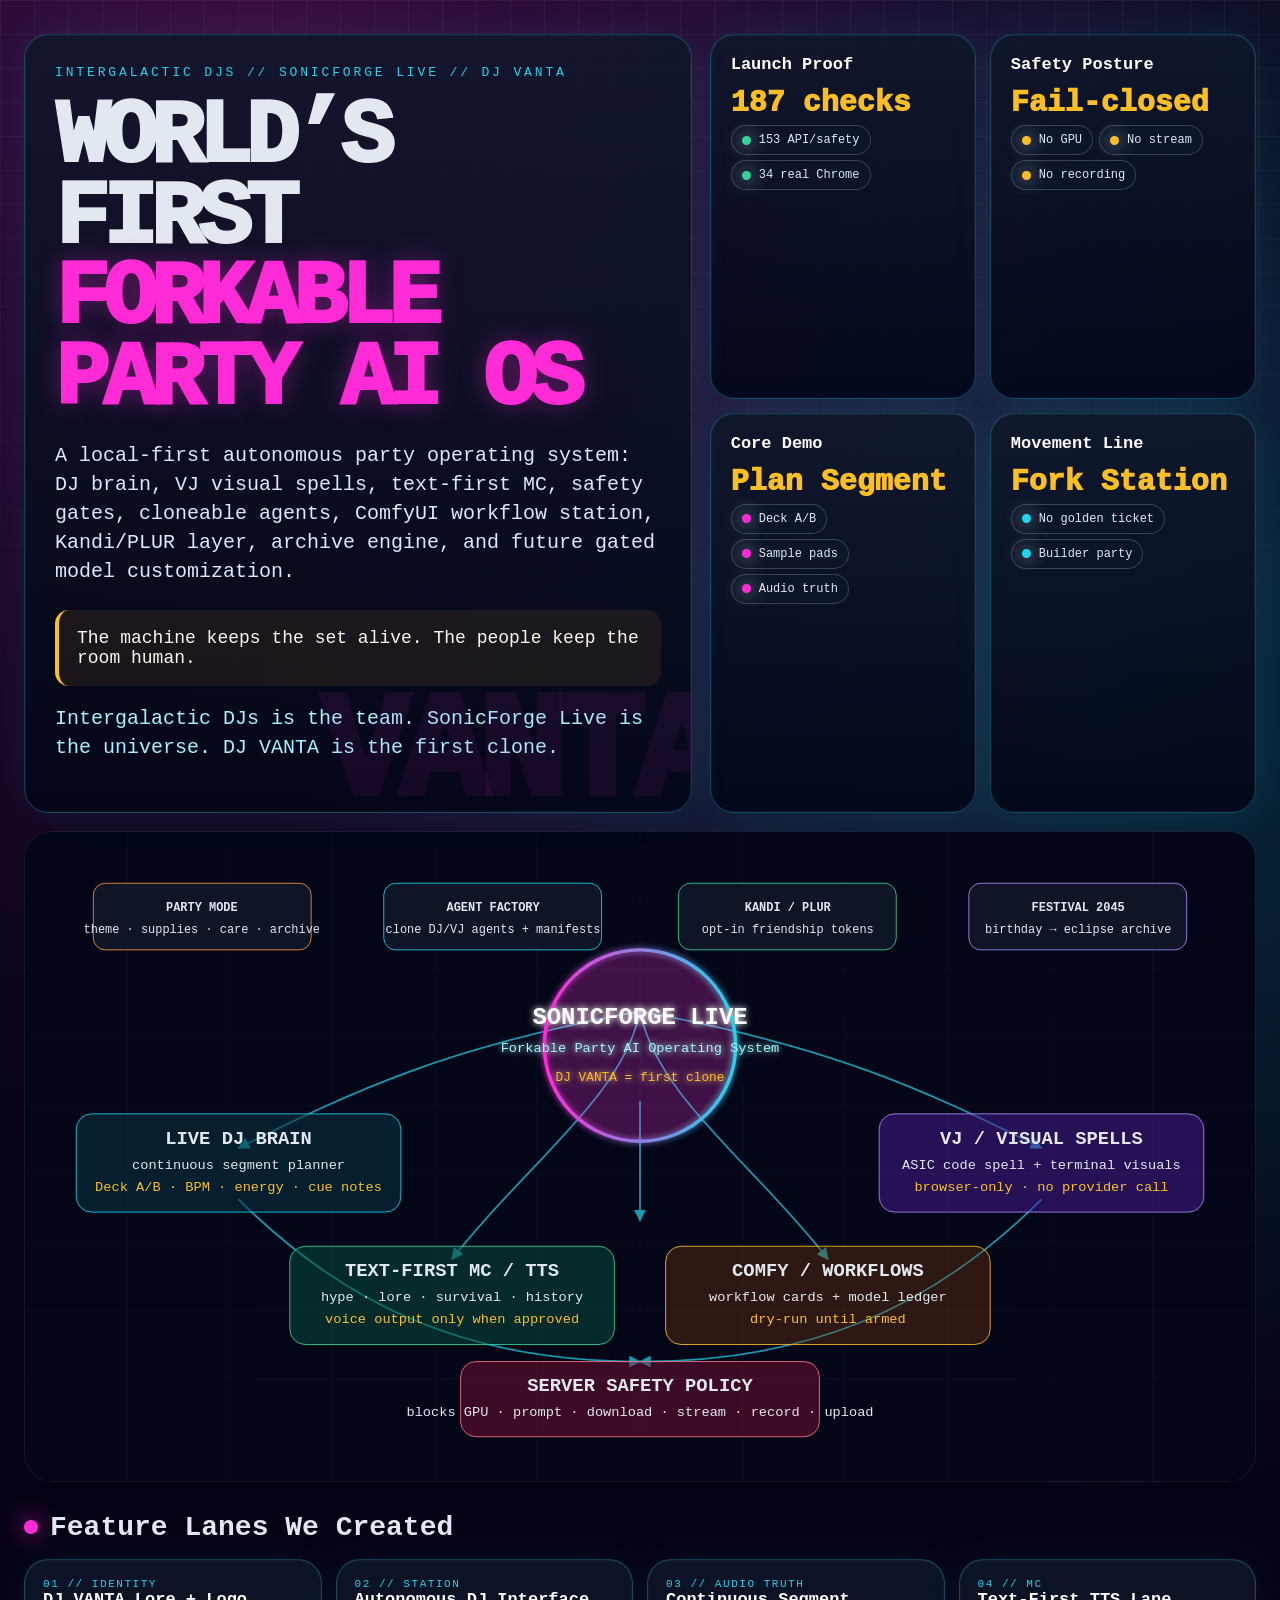
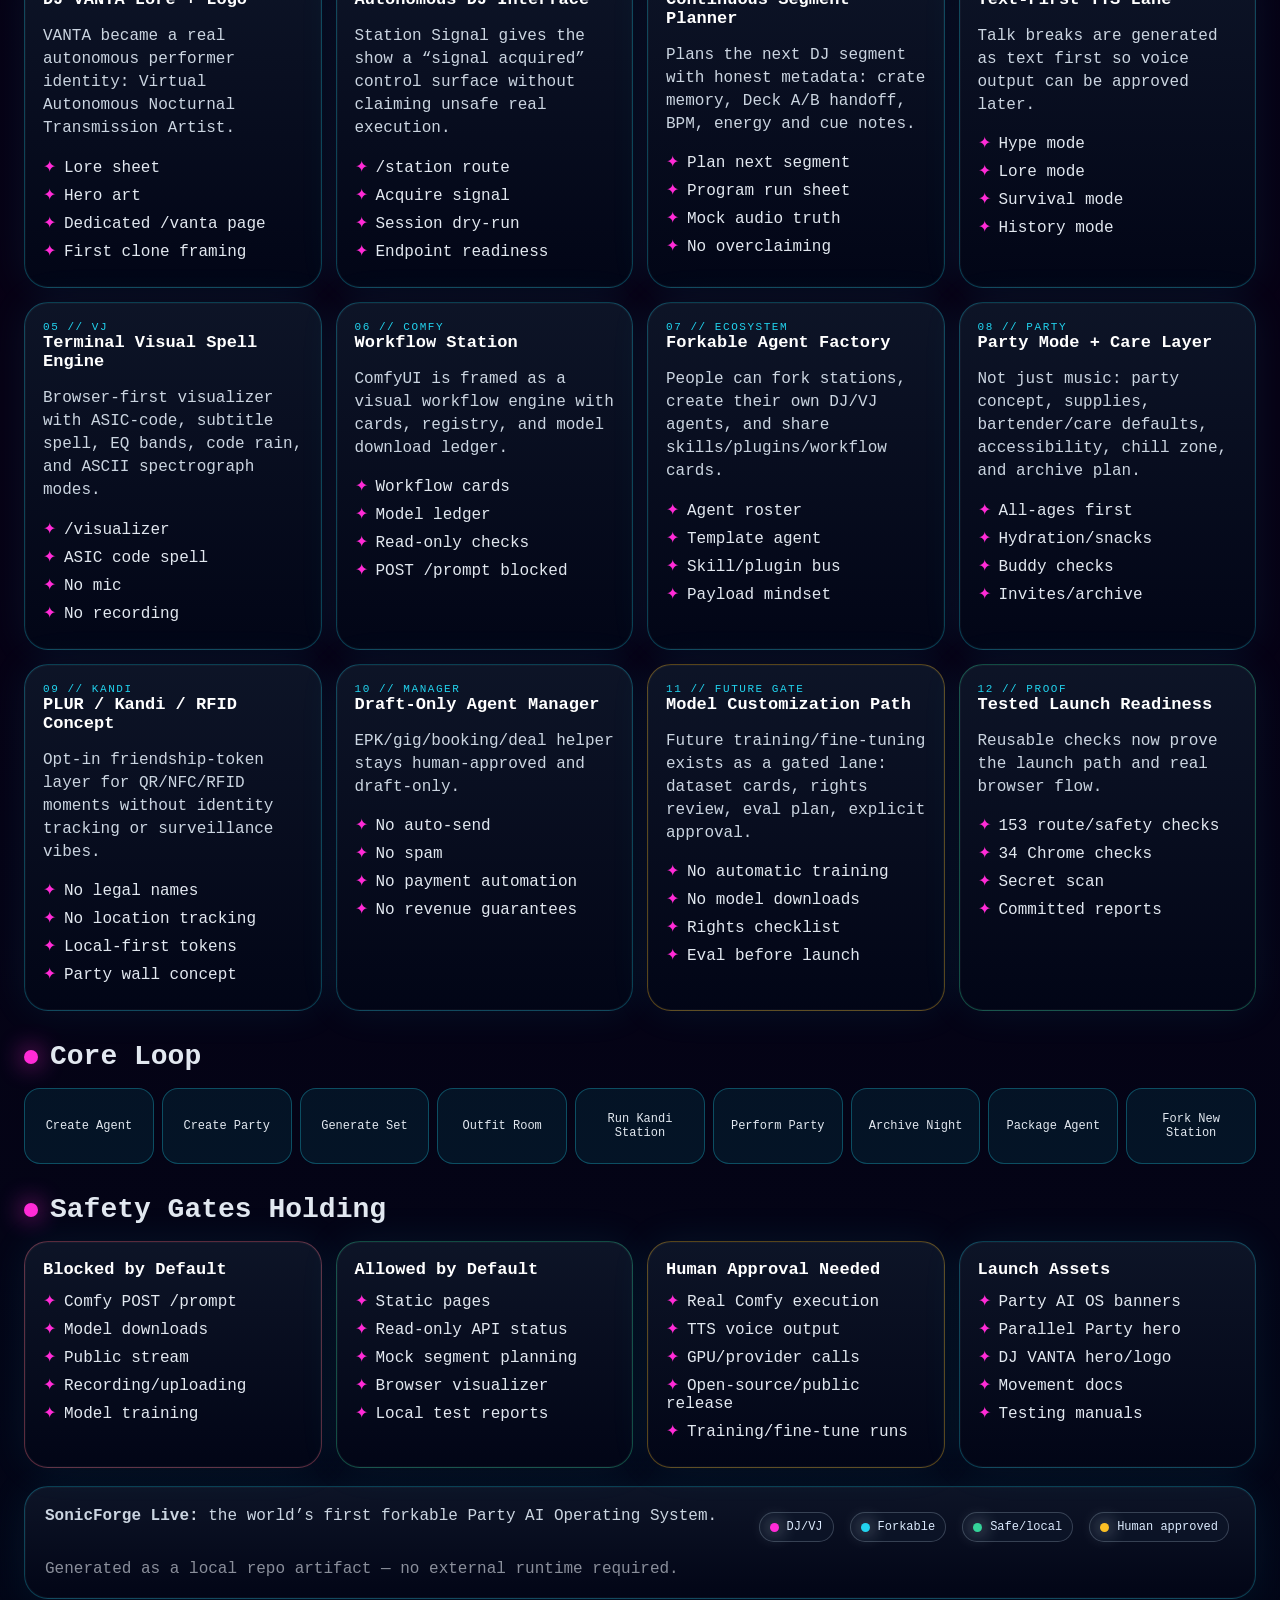
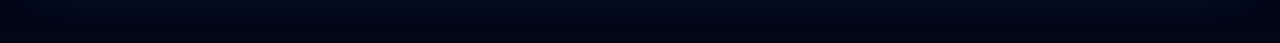
<file: docs/visuals/SONICFORGE_LIVE_FEATURE_MAP.html>
<!doctype html>
<html lang="en">
<head>
<meta charset="utf-8" />
<meta name="viewport" content="width=device-width, initial-scale=1" />
<title>SonicForge Live — Feature Map</title>
<style>
:root{
  --bg:#020617;--panel:#0f172a;--ink:#e2e8f0;--muted:#94a3b8;--cyan:#22d3ee;--pink:#ff2bd6;--amber:#fbbf24;--green:#34d399;--violet:#a78bfa;--rose:#fb7185;--orange:#fb923c;
}
*{box-sizing:border-box}body{margin:0;background:radial-gradient(circle at 20% 0%,rgba(255,43,214,.22),transparent 36%),radial-gradient(circle at 86% 20%,rgba(34,211,238,.2),transparent 30%),linear-gradient(180deg,#020617,#070014 62%,#020617);color:var(--ink);font-family:ui-monospace,SFMono-Regular,Menlo,Monaco,Consolas,"Liberation Mono",monospace;}
body:before{content:"";position:fixed;inset:0;pointer-events:none;background-image:linear-gradient(rgba(148,163,184,.08) 1px,transparent 1px),linear-gradient(90deg,rgba(148,163,184,.08) 1px,transparent 1px);background-size:34px 34px;mask-image:linear-gradient(to bottom,black,transparent 86%)}
.wrap{position:relative;max-width:1440px;margin:auto;padding:34px 24px 44px}.top{display:grid;grid-template-columns:1.1fr .9fr;gap:18px;align-items:stretch}.hero,.card,.lane,.footer{border:1px solid rgba(34,211,238,.28);background:linear-gradient(180deg,rgba(15,23,42,.88),rgba(2,6,23,.88));box-shadow:0 0 40px rgba(34,211,238,.08),inset 0 0 0 1px rgba(255,255,255,.03);border-radius:24px}.hero{padding:30px;min-height:360px;position:relative;overflow:hidden}.hero:after{content:"VANTA";position:absolute;right:-22px;bottom:-28px;font-size:148px;font-weight:1000;color:rgba(255,43,214,.075);letter-spacing:-10px}.eyebrow{color:var(--cyan);letter-spacing:.22em;text-transform:uppercase;font-size:13px}.title{font-size:clamp(42px,7vw,92px);line-height:.9;margin:18px 0 14px;font-weight:1000;letter-spacing:-.07em}.title span{display:block;color:var(--pink);text-shadow:0 0 26px rgba(255,43,214,.35)}.subtitle{font-size:20px;line-height:1.45;color:#dbeafe;max-width:900px}.mantra{margin-top:24px;padding:18px;border-left:4px solid var(--amber);background:rgba(251,191,36,.08);border-radius:14px;color:#fff7ed;font-size:18px}.quick{display:grid;grid-template-columns:repeat(2,1fr);gap:14px}.card{padding:20px}.card h3,.lane h3{margin:0 0 12px;font-size:17px;color:white}.big{font-size:30px;font-weight:1000;color:var(--amber)}.pill{display:inline-flex;align-items:center;gap:8px;margin:5px 6px 0 0;border:1px solid rgba(148,163,184,.32);border-radius:999px;padding:7px 10px;color:#dbeafe;background:rgba(15,23,42,.65);font-size:12px}.dot{width:9px;height:9px;border-radius:99px;background:var(--cyan);box-shadow:0 0 18px currentColor}.dot.pink{background:var(--pink)}.dot.green{background:var(--green)}.dot.amber{background:var(--amber)}.diagram{margin-top:18px;border:1px solid rgba(255,255,255,.08);border-radius:28px;background:rgba(2,6,23,.72);overflow:hidden}.diagram svg{width:100%;height:auto;display:block}.section-title{display:flex;align-items:center;gap:12px;margin:30px 0 16px}.section-title h2{font-size:28px;margin:0}.section-title:before{content:"";width:14px;height:14px;border-radius:50%;background:var(--pink);box-shadow:0 0 24px var(--pink)}.lanes{display:grid;grid-template-columns:repeat(4,1fr);gap:14px}.lane{padding:18px;min-height:220px}.lane .tag{font-size:11px;color:var(--cyan);text-transform:uppercase;letter-spacing:.14em}.lane p{color:#cbd5e1;line-height:1.45}.lane ul{margin:12px 0 0;padding:0;list-style:none}.lane li{margin:8px 0;color:#e2e8f0}.lane li:before{content:"✦";color:var(--pink);margin-right:8px}.safe{border-color:rgba(52,211,153,.34)}.future{border-color:rgba(251,191,36,.34)}.blocked{border-color:rgba(251,113,133,.35)}.flow{display:grid;grid-template-columns:repeat(9,1fr);gap:8px}.step{border:1px solid rgba(34,211,238,.3);background:rgba(8,51,68,.36);border-radius:16px;padding:12px;text-align:center;font-size:12px;min-height:76px;display:flex;align-items:center;justify-content:center}.footer{margin-top:18px;padding:20px;display:flex;justify-content:space-between;gap:18px;flex-wrap:wrap;color:#cbd5e1}.legend{display:flex;gap:10px;flex-wrap:wrap}.watermark{color:rgba(226,232,240,.6)}@media(max-width:980px){.top,.lanes{grid-template-columns:1fr}.flow{grid-template-columns:repeat(3,1fr)}.quick{grid-template-columns:1fr}.title{font-size:54px}}
</style>
</head>
<body>
<div class="wrap">
  <section class="top">
    <div class="hero">
      <div class="eyebrow">Intergalactic DJs // SonicForge Live // DJ VANTA</div>
      <h1 class="title">WORLD’S FIRST <span>FORKABLE PARTY AI OS</span></h1>
      <p class="subtitle">A local-first autonomous party operating system: DJ brain, VJ visual spells, text-first MC, safety gates, cloneable agents, ComfyUI workflow station, Kandi/PLUR layer, archive engine, and future gated model customization.</p>
      <div class="mantra">The machine keeps the set alive. The people keep the room human.</div>
      <p class="subtitle" style="margin-top:18px;color:#a5f3fc">Intergalactic DJs is the team. SonicForge Live is the universe. DJ VANTA is the first clone.</p>
    </div>
    <div class="quick">
      <div class="card"><h3>Launch Proof</h3><div class="big">187 checks</div><span class="pill"><i class="dot green"></i>153 API/safety</span><span class="pill"><i class="dot green"></i>34 real Chrome</span></div>
      <div class="card"><h3>Safety Posture</h3><div class="big">Fail‑closed</div><span class="pill"><i class="dot amber"></i>No GPU</span><span class="pill"><i class="dot amber"></i>No stream</span><span class="pill"><i class="dot amber"></i>No recording</span></div>
      <div class="card"><h3>Core Demo</h3><div class="big">Plan Segment</div><span class="pill"><i class="dot pink"></i>Deck A/B</span><span class="pill"><i class="dot pink"></i>Sample pads</span><span class="pill"><i class="dot pink"></i>Audio truth</span></div>
      <div class="card"><h3>Movement Line</h3><div class="big">Fork Station</div><span class="pill"><i class="dot cyan"></i>No golden ticket</span><span class="pill"><i class="dot cyan"></i>Builder party</span></div>
    </div>
  </section>

  <div class="diagram">
    <svg viewBox="0 0 1440 760" xmlns="http://www.w3.org/2000/svg" role="img" aria-label="SonicForge Live feature map architecture diagram">
      <defs>
        <marker id="arrow" viewBox="0 0 10 10" refX="9" refY="5" markerWidth="7" markerHeight="7" orient="auto-start-reverse"><path d="M0 0 L10 5 L0 10z" fill="#22d3ee"/></marker>
        <linearGradient id="core" x1="0" x2="1"><stop stop-color="#ff2bd6"/><stop offset="1" stop-color="#22d3ee"/></linearGradient>
        <filter id="glow"><feGaussianBlur stdDeviation="4" result="b"/><feMerge><feMergeNode in="b"/><feMergeNode in="SourceGraphic"/></feMerge></filter>
      </defs>
      <rect width="1440" height="760" fill="#020617"/>
      <g opacity=".28"><path d="M0 80H1440M0 160H1440M0 240H1440M0 320H1440M0 400H1440M0 480H1440M0 560H1440M0 640H1440M120 0V760M240 0V760M360 0V760M480 0V760M600 0V760M720 0V760M840 0V760M960 0V760M1080 0V760M1200 0V760M1320 0V760" stroke="#1e293b"/></g>
      <g stroke="#22d3ee" stroke-width="2" fill="none" marker-end="url(#arrow)" opacity=".72">
        <path d="M720 210 C500 250 390 300 250 370"/><path d="M720 210 C940 250 1050 300 1190 370"/><path d="M720 210 C700 310 585 390 500 500"/><path d="M720 210 C740 310 855 390 940 500"/><path d="M720 315 V455"/><path d="M250 430 C380 560 525 620 720 620"/><path d="M1190 430 C1060 560 915 620 720 620"/>
      </g>
      <g filter="url(#glow)"><circle cx="720" cy="250" r="112" fill="rgba(255,43,214,.13)" stroke="url(#core)" stroke-width="4"/><text x="720" y="225" text-anchor="middle" fill="#fff" font-size="28" font-weight="900">SONICFORGE LIVE</text><text x="720" y="257" text-anchor="middle" fill="#a5f3fc" font-size="16">Forkable Party AI Operating System</text><text x="720" y="292" text-anchor="middle" fill="#fbbf24" font-size="15">DJ VANTA = first clone</text></g>
      <g font-family="monospace" font-size="16" fill="#e2e8f0">
        <g><rect x="60" y="330" width="380" height="115" rx="18" fill="rgba(8,51,68,.55)" stroke="#22d3ee"/><text x="250" y="365" text-anchor="middle" font-size="22" font-weight="900">LIVE DJ BRAIN</text><text x="250" y="394" text-anchor="middle">continuous segment planner</text><text x="250" y="420" text-anchor="middle" fill="#fbbf24">Deck A/B · BPM · energy · cue notes</text></g>
        <g><rect x="1000" y="330" width="380" height="115" rx="18" fill="rgba(76,29,149,.5)" stroke="#a78bfa"/><text x="1190" y="365" text-anchor="middle" font-size="22" font-weight="900">VJ / VISUAL SPELLS</text><text x="1190" y="394" text-anchor="middle">ASIC code spell + terminal visuals</text><text x="1190" y="420" text-anchor="middle" fill="#fbbf24">browser-only · no provider call</text></g>
        <g><rect x="310" y="485" width="380" height="115" rx="18" fill="rgba(6,78,59,.52)" stroke="#34d399"/><text x="500" y="520" text-anchor="middle" font-size="22" font-weight="900">TEXT-FIRST MC / TTS</text><text x="500" y="549" text-anchor="middle">hype · lore · survival · history</text><text x="500" y="575" text-anchor="middle" fill="#fbbf24">voice output only when approved</text></g>
        <g><rect x="750" y="485" width="380" height="115" rx="18" fill="rgba(120,53,15,.38)" stroke="#fbbf24"/><text x="940" y="520" text-anchor="middle" font-size="22" font-weight="900">COMFY / WORKFLOWS</text><text x="940" y="549" text-anchor="middle">workflow cards + model ledger</text><text x="940" y="575" text-anchor="middle" fill="#fbbf24">dry-run until armed</text></g>
        <g><rect x="510" y="620" width="420" height="88" rx="18" fill="rgba(136,19,55,.45)" stroke="#fb7185"/><text x="720" y="655" text-anchor="middle" font-size="22" font-weight="900">SERVER SAFETY POLICY</text><text x="720" y="684" text-anchor="middle">blocks GPU · prompt · download · stream · record · upload</text></g>
      </g>
      <g font-family="monospace" font-size="14" fill="#e2e8f0">
        <rect x="80" y="60" width="255" height="78" rx="14" fill="rgba(15,23,42,.88)" stroke="#fb923c"/><text x="207" y="92" text-anchor="middle" font-weight="900">PARTY MODE</text><text x="207" y="118" text-anchor="middle">theme · supplies · care · archive</text>
        <rect x="420" y="60" width="255" height="78" rx="14" fill="rgba(15,23,42,.88)" stroke="#22d3ee"/><text x="548" y="92" text-anchor="middle" font-weight="900">AGENT FACTORY</text><text x="548" y="118" text-anchor="middle">clone DJ/VJ agents + manifests</text>
        <rect x="765" y="60" width="255" height="78" rx="14" fill="rgba(15,23,42,.88)" stroke="#34d399"/><text x="893" y="92" text-anchor="middle" font-weight="900">KANDI / PLUR</text><text x="893" y="118" text-anchor="middle">opt-in friendship tokens</text>
        <rect x="1105" y="60" width="255" height="78" rx="14" fill="rgba(15,23,42,.88)" stroke="#a78bfa"/><text x="1233" y="92" text-anchor="middle" font-weight="900">FESTIVAL 2045</text><text x="1233" y="118" text-anchor="middle">birthday → eclipse archive</text>
      </g>
    </svg>
  </div>

  <div class="section-title"><h2>Feature Lanes We Created</h2></div>
  <section class="lanes">
    <article class="lane"><div class="tag">01 // Identity</div><h3>DJ VANTA Lore + Logo</h3><p>VANTA became a real autonomous performer identity: Virtual Autonomous Nocturnal Transmission Artist.</p><ul><li>Lore sheet</li><li>Hero art</li><li>Dedicated /vanta page</li><li>First clone framing</li></ul></article>
    <article class="lane"><div class="tag">02 // Station</div><h3>Autonomous DJ Interface</h3><p>Station Signal gives the show a “signal acquired” control surface without claiming unsafe real execution.</p><ul><li>/station route</li><li>Acquire signal</li><li>Session dry-run</li><li>Endpoint readiness</li></ul></article>
    <article class="lane"><div class="tag">03 // Audio Truth</div><h3>Continuous Segment Planner</h3><p>Plans the next DJ segment with honest metadata: crate memory, Deck A/B handoff, BPM, energy and cue notes.</p><ul><li>Plan next segment</li><li>Program run sheet</li><li>Mock audio truth</li><li>No overclaiming</li></ul></article>
    <article class="lane"><div class="tag">04 // MC</div><h3>Text‑First TTS Lane</h3><p>Talk breaks are generated as text first so voice output can be approved later.</p><ul><li>Hype mode</li><li>Lore mode</li><li>Survival mode</li><li>History mode</li></ul></article>
    <article class="lane"><div class="tag">05 // VJ</div><h3>Terminal Visual Spell Engine</h3><p>Browser-first visualizer with ASIC-code, subtitle spell, EQ bands, code rain, and ASCII spectrograph modes.</p><ul><li>/visualizer</li><li>ASIC code spell</li><li>No mic</li><li>No recording</li></ul></article>
    <article class="lane"><div class="tag">06 // Comfy</div><h3>Workflow Station</h3><p>ComfyUI is framed as a visual workflow engine with cards, registry, and model download ledger.</p><ul><li>Workflow cards</li><li>Model ledger</li><li>Read-only checks</li><li>POST /prompt blocked</li></ul></article>
    <article class="lane"><div class="tag">07 // Ecosystem</div><h3>Forkable Agent Factory</h3><p>People can fork stations, create their own DJ/VJ agents, and share skills/plugins/workflow cards.</p><ul><li>Agent roster</li><li>Template agent</li><li>Skill/plugin bus</li><li>Payload mindset</li></ul></article>
    <article class="lane"><div class="tag">08 // Party</div><h3>Party Mode + Care Layer</h3><p>Not just music: party concept, supplies, bartender/care defaults, accessibility, chill zone, and archive plan.</p><ul><li>All-ages first</li><li>Hydration/snacks</li><li>Buddy checks</li><li>Invites/archive</li></ul></article>
    <article class="lane"><div class="tag">09 // Kandi</div><h3>PLUR / Kandi / RFID Concept</h3><p>Opt-in friendship-token layer for QR/NFC/RFID moments without identity tracking or surveillance vibes.</p><ul><li>No legal names</li><li>No location tracking</li><li>Local-first tokens</li><li>Party wall concept</li></ul></article>
    <article class="lane"><div class="tag">10 // Manager</div><h3>Draft‑Only Agent Manager</h3><p>EPK/gig/booking/deal helper stays human-approved and draft-only.</p><ul><li>No auto-send</li><li>No spam</li><li>No payment automation</li><li>No revenue guarantees</li></ul></article>
    <article class="lane future"><div class="tag">11 // Future Gate</div><h3>Model Customization Path</h3><p>Future training/fine-tuning exists as a gated lane: dataset cards, rights review, eval plan, explicit approval.</p><ul><li>No automatic training</li><li>No model downloads</li><li>Rights checklist</li><li>Eval before launch</li></ul></article>
    <article class="lane safe"><div class="tag">12 // Proof</div><h3>Tested Launch Readiness</h3><p>Reusable checks now prove the launch path and real browser flow.</p><ul><li>153 route/safety checks</li><li>34 Chrome checks</li><li>Secret scan</li><li>Committed reports</li></ul></article>
  </section>

  <div class="section-title"><h2>Core Loop</h2></div>
  <section class="flow">
    <div class="step">Create Agent</div><div class="step">Create Party</div><div class="step">Generate Set</div><div class="step">Outfit Room</div><div class="step">Run Kandi Station</div><div class="step">Perform Party</div><div class="step">Archive Night</div><div class="step">Package Agent</div><div class="step">Fork New Station</div>
  </section>

  <div class="section-title"><h2>Safety Gates Holding</h2></div>
  <section class="lanes">
    <article class="lane blocked"><h3>Blocked by Default</h3><ul><li>Comfy POST /prompt</li><li>Model downloads</li><li>Public stream</li><li>Recording/uploading</li><li>Model training</li></ul></article>
    <article class="lane safe"><h3>Allowed by Default</h3><ul><li>Static pages</li><li>Read-only API status</li><li>Mock segment planning</li><li>Browser visualizer</li><li>Local test reports</li></ul></article>
    <article class="lane future"><h3>Human Approval Needed</h3><ul><li>Real Comfy execution</li><li>TTS voice output</li><li>GPU/provider calls</li><li>Open-source/public release</li><li>Training/fine-tune runs</li></ul></article>
    <article class="lane"><h3>Launch Assets</h3><ul><li>Party AI OS banners</li><li>Parallel Party hero</li><li>DJ VANTA hero/logo</li><li>Movement docs</li><li>Testing manuals</li></ul></article>
  </section>

  <footer class="footer">
    <div><strong>SonicForge Live:</strong> the world’s first forkable Party AI Operating System.</div>
    <div class="legend"><span class="pill"><i class="dot pink"></i>DJ/VJ</span><span class="pill"><i class="dot cyan"></i>Forkable</span><span class="pill"><i class="dot green"></i>Safe/local</span><span class="pill"><i class="dot amber"></i>Human approved</span></div>
    <div class="watermark">Generated as a local repo artifact — no external runtime required.</div>
  </footer>
</div>
</body>
</html>
</file>
